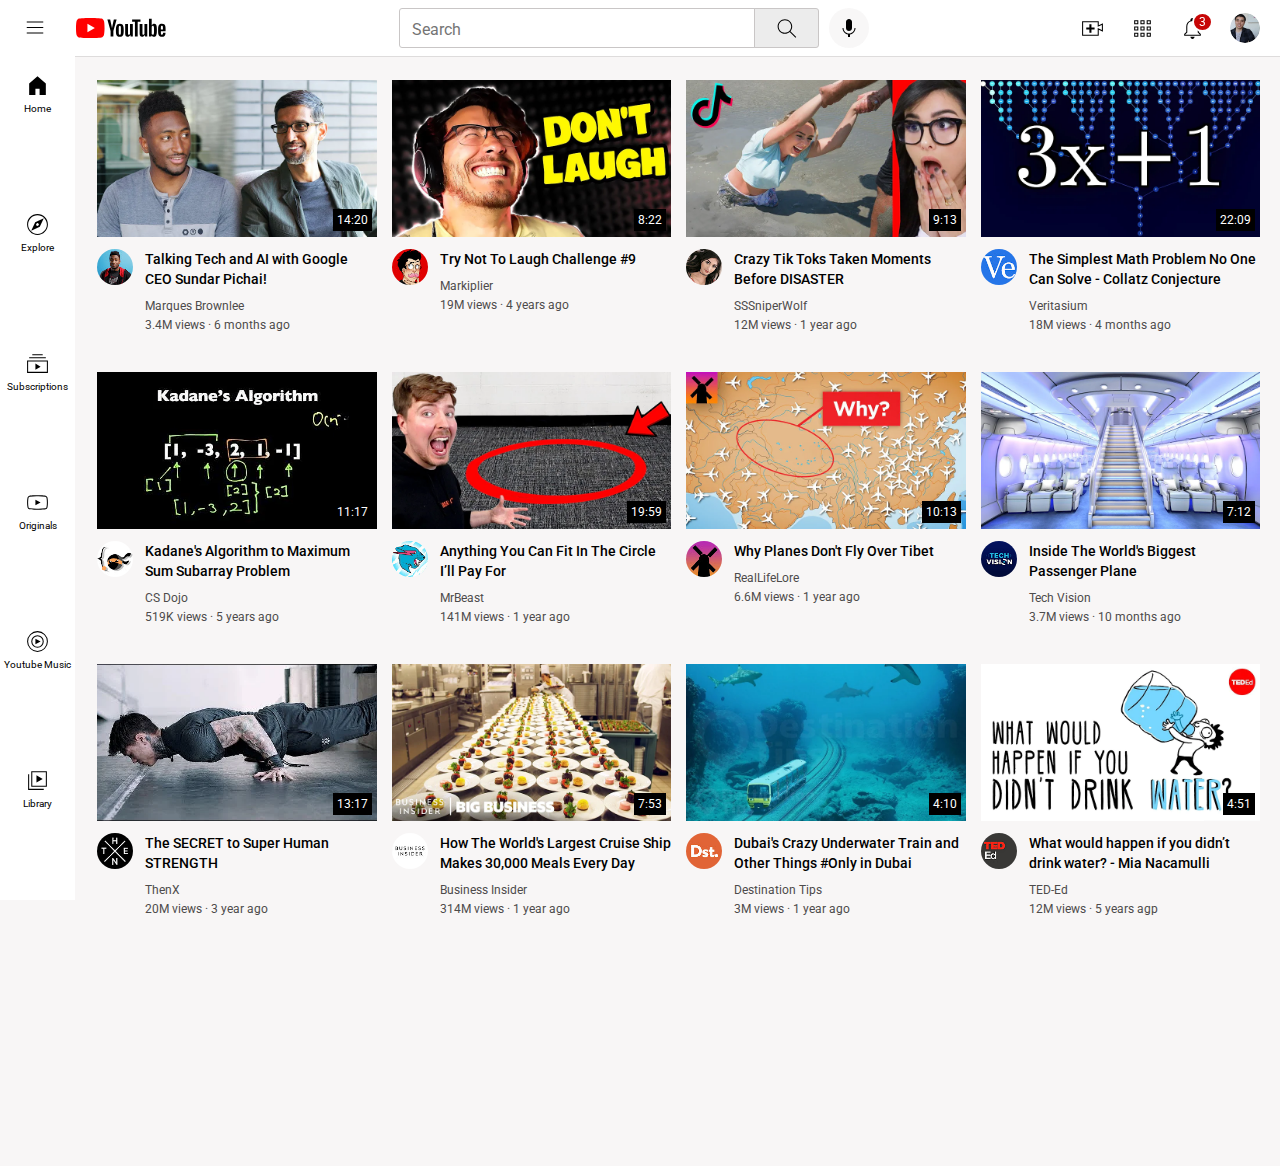
<file: index.html>
<!DOCTYPE html>
<html lang="en">

<head>
    <meta charset="UTF-8">
    <meta http-equiv="X-UA-Compatible" content="IE=edge">
    <meta name="viewport" content="width=device-width, initial-scale=1.0">
    <title>Youtube-Clone (by Satvir Singh)</title>
    <link rel="stylesheet" href="css/body.css">
    <link rel="stylesheet" href="css/sidebar.css">
    <link rel="stylesheet" href="css/header.css">
    <link rel="stylesheet" href="css/video.css">
    <link rel="preconnect" href="https://fonts.googleapis.com">
    <link rel="preconnect" href="https://fonts.gstatic.com" crossorigin>
    <link href="https://fonts.googleapis.com/css2?family=Roboto:wght@400;500;700&display=swap" rel="stylesheet">
</head>

<body>
    <header class="header">
        <div class="left-section-div">
            <img src="images/header images/hamburger-menu.svg" alt="none" class="hamburger-icon">
            <img src="images/header images/youtube-logo.svg" alt="none" class="youtube-icon">
        </div>
        <div class="middle-section-div">
            <input type="text" class="search-box" placeholder="Search">
                <button class="search-button">
                    <img src="images/header images/search.svg" alt="none" class="search-icon">
                    <div class="tooltip">Search</div>
                </button>
            <button class="voice-search-button">
                <img src="images/header images/voice-search-icon.svg" alt="" class="voice-search-icon">
                <div class="tooltip">Search with your voice</div>
            </button>
        </div>
        <div class="right-section-div">
            <div class="upload-icon-div">
                <img src="images/header images/upload.svg" alt="" class="upload-icon">
                <div class="tooltip">
                    Create
                </div>
            </div>
            <div class="youtube-apps-icon-div">
                <img src="images/header images/youtube-apps.svg" alt="" class="youtube-apps-icon">
                <div class="tooltip">
                    Youtube Apps
                </div>
            </div>
            <div class="notification-icon-div">
                <img src="images/header images/notifications.svg" alt="" class="notification-icon">
                <div class="no-of-notifications">3</div>
                <div class="tooltip">
                    Notifications
                </div>
            </div>
            <img src="images/header images/my-channel.jpeg" alt="" class="my-channel-icon">
        </div>
    </header>
    <nav class="sidebar">
        <div class="sidebar-icon">
            <img src="images/header images/home.svg" alt="">
            <p>Home</p>
        </div>
        <div class="sidebar-icon">
            <img src="images/header images/explore.svg" alt="">
            <p>Explore</p>
        </div>
        <div class="sidebar-icon">
            <img src="images/header images/subscriptions.svg" alt="">
            <p>Subscriptions</p>
        </div>
        <div class="sidebar-icon">
            <img src="images/header images/originals.svg" alt="">
            <p>Originals</p>
        </div>
        <div class="sidebar-icon">
            <img src="images/header images/youtube-music.svg" alt="">
            <p>Youtube Music</p>
        </div>
        <div class="sidebar-icon">
            <img src="images/header images/library.svg" alt="">
            <p>Library</p>
        </div>
    </nav>
    <main>
        <section class="grid-container">
            <div class="video-preview">
                <div class="thumbnail-div">
                    <a href="https://www.youtube.com/watch?v=n2RNcPRtAiY&ab_channel=MarquesBrownlee">
                        <img src="images/video thumbnails/thumbnail-1.webp" alt="none" class="thumbnail">
                        <div class="video-time">14:20</div>
                    </a>
                </div>
                <div class="video-info-div">
                    <div class="profile-picture-div">
                        <a href="https://www.youtube.com/c/mkbhd">
                            <img src="images/channel pictures/channel-1.jpeg" alt="none" class="profile-picture">
                        </a>
                    </div>
                    <div class="video-text-div">
                        <a href="https://www.youtube.com/watch?v=n2RNcPRtAiY&ab_channel=MarquesBrownlee">
                            <p class="video-title">
                                Talking Tech and AI with Google CEO Sundar Pichai!
                            </p>
                        </a>
                        <p class="video-creator">
                            Marques Brownlee
                        </p>
                        <p class="video-stats">
                            3.4M views · 6 months ago
                        </p>
                    </div>
                </div>
            </div>
            <div class="video-preview">
                <div class="thumbnail-div">
                    <a href="https://www.youtube.com/watch?v=mP0RAo9SKZk">
                        <img src="images/video thumbnails/thumbnail-2.webp" alt="none" class="thumbnail">
                    </a>
                    <div class="video-time">8:22</div>
                </div>
                <div class="video-info-div">
                    <div class="profile-picture-div">
                        <a href="https://www.youtube.com/c/markiplier">
                            <img src="images/channel pictures/channel-2.jpeg" alt="none" class="profile-picture">
                        </a>
                    </div>
                    <div class="video-text-div">
                        <a href="https://www.youtube.com/watch?v=mP0RAo9SKZk">
                            <p class="video-title">
                                Try Not To Laugh Challenge #9
                            </p>
                        </a>
                        <p class="video-creator">
                            Markiplier
                        </p>
                        <p class="video-stats">
                            19M views · 4 years ago
                        </p>
                    </div>
                </div>
            </div>
            <div class="video-preview">
                <div class="thumbnail-div">
                    <a href="https://www.youtube.com/watch?v=FgjPQQeTh1w">
                        <img src="images/video thumbnails/thumbnail-3.webp" alt="none" class="thumbnail">
                    </a>
                    <div class="video-time">9:13</div>
                </div>
                <div class="video-info-div">
                    <div class="profile-picture-div">
                        <a href="https://www.youtube.com/user/SSSniperWolf">
                            <img src="images/channel pictures/channel-3.jpeg" alt="none" class="profile-picture">
                        </a>
                    </div>
                    <div class="video-text-div">
                        <a href="https://www.youtube.com/watch?v=FgjPQQeTh1w">
                            <p class="video-title">
                                Crazy Tik Toks Taken Moments Before DISASTER
                            </p>
                        </a>
                        <p class="video-creator">
                            SSSniperWolf
                        </p>
                        <p class="video-stats">
                            12M views · 1 year ago
                        </p>
                    </div>
                </div>
            </div>
            <div class="video-preview">
                <div class="thumbnail-div">
                    <a href="https://www.youtube.com/watch?v=094y1Z2wpJg">
                        <img src="images/video thumbnails/thumbnail-4.webp" alt="none" class="thumbnail">
                    </a>
                    <div class="video-time">22:09</div>
                </div>
                <div class="video-info-div">
                    <div class="profile-picture-div">
                        <a href="https://www.youtube.com/c/veritasium">
                            <img src="images/channel pictures/channel-4.jpeg" alt="none" class="profile-picture">
                        </a>
                    </div>
                    <div class="video-text-div">
                        <a href="https://www.youtube.com/watch?v=094y1Z2wpJg">
                            <p class="video-title">
                                The Simplest Math Problem No One Can Solve - Collatz Conjecture
                            </p>
                        </a>
                        <p class="video-creator">
                            Veritasium
                        </p>
                        <p class="video-stats">
                            18M views · 4 months ago
                        </p>
                    </div>
                </div>
            </div>
            <div class="video-preview">
                <div class="thumbnail-div">
                    <a href="https://www.youtube.com/watch?v=86CQq3pKSUw">
                        <img src="images/video thumbnails/thumbnail-5.webp" alt="none" class="thumbnail">
                    </a>
                    <div class="video-time">11:17</div>
                </div>
                <div class="video-info-div">
                    <div class="profile-picture-div">
                        <a href="https://www.youtube.com/c/CSDojo">
                            <img src="images/channel pictures/channel-5.jpeg" alt="none" class="profile-picture">
                        </a>
                    </div>
                    <div class="video-text-div">
                        <a href="https://www.youtube.com/watch?v=86CQq3pKSUw">
                            <p class="video-title">
                                Kadane's Algorithm to Maximum Sum Subarray Problem
                            </p>
                        </a>
                        <p class="video-creator">
                            CS Dojo
                        </p>
                        <p class="video-stats">
                            519K views · 5 years ago
                        </p>
                    </div>
                </div>
            </div>
            <div class="video-preview">
                <div class="thumbnail-div">
                    <a href="https://www.youtube.com/watch?v=yXWw0_UfSFg">
                        <img src="images/video thumbnails/thumbnail-6.webp" alt="none" class="thumbnail">
                    </a>
                    <div class="video-time">19:59</div>
                </div>
                <div class="video-info-div">
                    <div class="profile-picture-div">
                        <a href="https://www.youtube.com/channel/UCX6OQ3DkcsbYNE6H8uQQuVA">
                            <img src="images/channel pictures/channel-6.jpeg" alt="none" class="profile-picture">
                        </a>
                    </div>
                    <div class="video-text-div">
                        <a href="https://www.youtube.com/watch?v=yXWw0_UfSFg">
                            <p class="video-title">
                                Anything You Can Fit In The Circle I’ll Pay For
                            </p>
                        </a>
                        <p class="video-creator">
                            MrBeast
                        </p>
                        <p class="video-stats">
                            141M views · 1 year ago
                        </p>
                    </div>
                </div>
            </div>
            <div class="video-preview">
                <div class="thumbnail-div">
                    <a href="https://www.youtube.com/watch?v=fNVa1qMbF9Y">
                        <img src="images/video thumbnails/thumbnail-7.webp" alt="none" class="thumbnail">
                    </a>
                    <div class="video-time">10:13</div>
                </div>
                <div class="video-info-div">
                    <div class="profile-picture-div">
                        <a href="https://www.youtube.com/channel/UCP5tjEmvPItGyLhmjdwP7Ww">
                            <img src="images/channel pictures/channel-7.jpeg" alt="none" class="profile-picture">
                        </a>
                    </div>
                    <div class="video-text-div">
                        <a href="https://www.youtube.com/watch?v=fNVa1qMbF9Y">
                            <p class="video-title">
                                Why Planes Don't Fly Over Tibet
                            </p>
                        </a>
                        <p class="video-creator">
                            RealLifeLore
                        </p>
                        <p class="video-stats">
                            6.6M views · 1 year ago
                        </p>
                    </div>
                </div>
            </div>
            <div class="video-preview">
                <div class="thumbnail-div">
                    <a href="https://www.youtube.com/watch?v=lFm4EM1juls">
                        <img src="images/video thumbnails/thumbnail-8.webp" alt="none" class="thumbnail">
                    </a>
                    <div class="video-time">7:12</div>
                </div>
                <div class="video-info-div">
                    <div class="profile-picture-div">
                        <a href="https://www.youtube.com/channel/UCHAK6CyegY22Zj2GWrcaIxg">
                            <img src="images/channel pictures/channel-8.jpeg" alt="none" class="profile-picture">
                        </a>
                    </div>
                    <div class="video-text-div">
                        <a href="https://www.youtube.com/watch?v=lFm4EM1juls">
                            <p class="video-title">
                                Inside The World's Biggest Passenger Plane
                            </p>
                        </a>
                        <p class="video-creator">
                            Tech Vision
                        </p>
                        <p class="video-stats">
                            3.7M views · 10 months ago
                        </p>
                    </div>
                </div>
            </div>
            <div class="video-preview">
                <div class="thumbnail-div">
                    <a href="https://www.youtube.com/watch?v=ixmxOlcrlUc">
                        <img src="images/video thumbnails/thumbnail-9.webp" alt="none" class="thumbnail">
                    </a>
                    <div class="video-time">13:17</div>
                </div>
                <div class="video-info-div">
                    <div class="profile-picture-div">
                        <a href="https://www.youtube.com/c/OFFICIALTHENXSTUDIOS">
                            <img src="images/channel pictures/channel-9.jpeg" alt="none" class="profile-picture">
                        </a>
                    </div>
                    <div class="video-text-div">
                        <a href="https://www.youtube.com/watch?v=ixmxOlcrlUc">
                            <p class="video-title">
                                The SECRET to Super Human STRENGTH
                            </p>
                        </a>
                        <p class="video-creator">
                            ThenX
                        </p>
                        <p class="video-stats">
                            20M views · 3 year ago
                        </p>
                    </div>
                </div>
            </div>
            <div class="video-preview">
                <div class="thumbnail-div">
                    <a href="https://www.youtube.com/watch?v=R2vXbFp5C9o">
                        <img src="images/video thumbnails/thumbnail-10.webp" alt="none" class="thumbnail">
                    </a>
                    <div class="video-time">7:53</div>
                </div>
                <div class="video-info-div">
                    <div class="profile-picture-div">
                        <a href="https://www.youtube.com/user/businessinsider">
                            <img src="images/channel pictures/channel-10.jpeg" alt="none" class="profile-picture">
                        </a>
                    </div>
                    <div class="video-text-div">
                        <a href="https://www.youtube.com/watch?v=R2vXbFp5C9o">
                            <p class="video-title">
                                How The World's Largest Cruise Ship Makes 30,000 Meals Every Day
                            </p>
                        </a>
                        <p class="video-creator">
                            Business Insider
                        </p>
                        <p class="video-stats">
                            314M views · 1 year ago
                        </p>
                    </div>
                </div>
            </div>
            <div class="video-preview">
                <div class="thumbnail-div">
                    <a href="https://www.youtube.com/watch?v=0nZuYyXET3s">
                        <img src="images/video thumbnails/thumbnail-11.webp" alt="none" class="thumbnail">
                    </a>
                    <div class="video-time">4:10</div>
                </div>
                <div class="video-info-div">
                    <div class="profile-picture-div">
                        <a href="https://www.youtube.com/c/Destinationtips">
                            <img src="images/channel pictures/channel-11.jpeg" alt="none" class="profile-picture">
                        </a>
                    </div>
                    <div class="video-text-div">
                        <a href="https://www.youtube.com/watch?v=0nZuYyXET3s">
                            <p class="video-title">
                                Dubai's Crazy Underwater Train and Other Things #Only in Dubai
                            </p>
                        </a>
                        <p class="video-creator">
                            Destination Tips
                        </p>
                        <p class="video-stats">
                            3M views · 1 year ago
                        </p>
                    </div>
                </div>
            </div>
            <div class="video-preview">
                <div class="thumbnail-div">
                    <a href="https://www.youtube.com/watch?v=9iMGFqMmUFs">
                        <img src="images/video thumbnails/thumbnail-12.webp" alt="none" class="thumbnail">
                    </a>
                    <div class="video-time">4:51</div>
                </div>
                <div class="video-info-div">
                    <div class="profile-picture-div">
                        <a href="https://www.youtube.com/teded">
                            <img src="images/channel pictures/channel-12.jpeg" alt="none" class="profile-picture">
                        </a>
                    </div>
                    <div class="video-text-div">
                        <a href="https://www.youtube.com/watch?v=9iMGFqMmUFs">
                            <p class="video-title">
                                What would happen if you didn’t drink water? - Mia Nacamulli
                            </p>
                        </a>
                        <p class="video-creator">
                            TED-Ed
                        </p>
                        <p class="video-stats">
                            12M views · 5 years agp
                        </p>
                    </div>
                </div>
            </div>
        </section>
    </main>
</body>

</html>
</file>
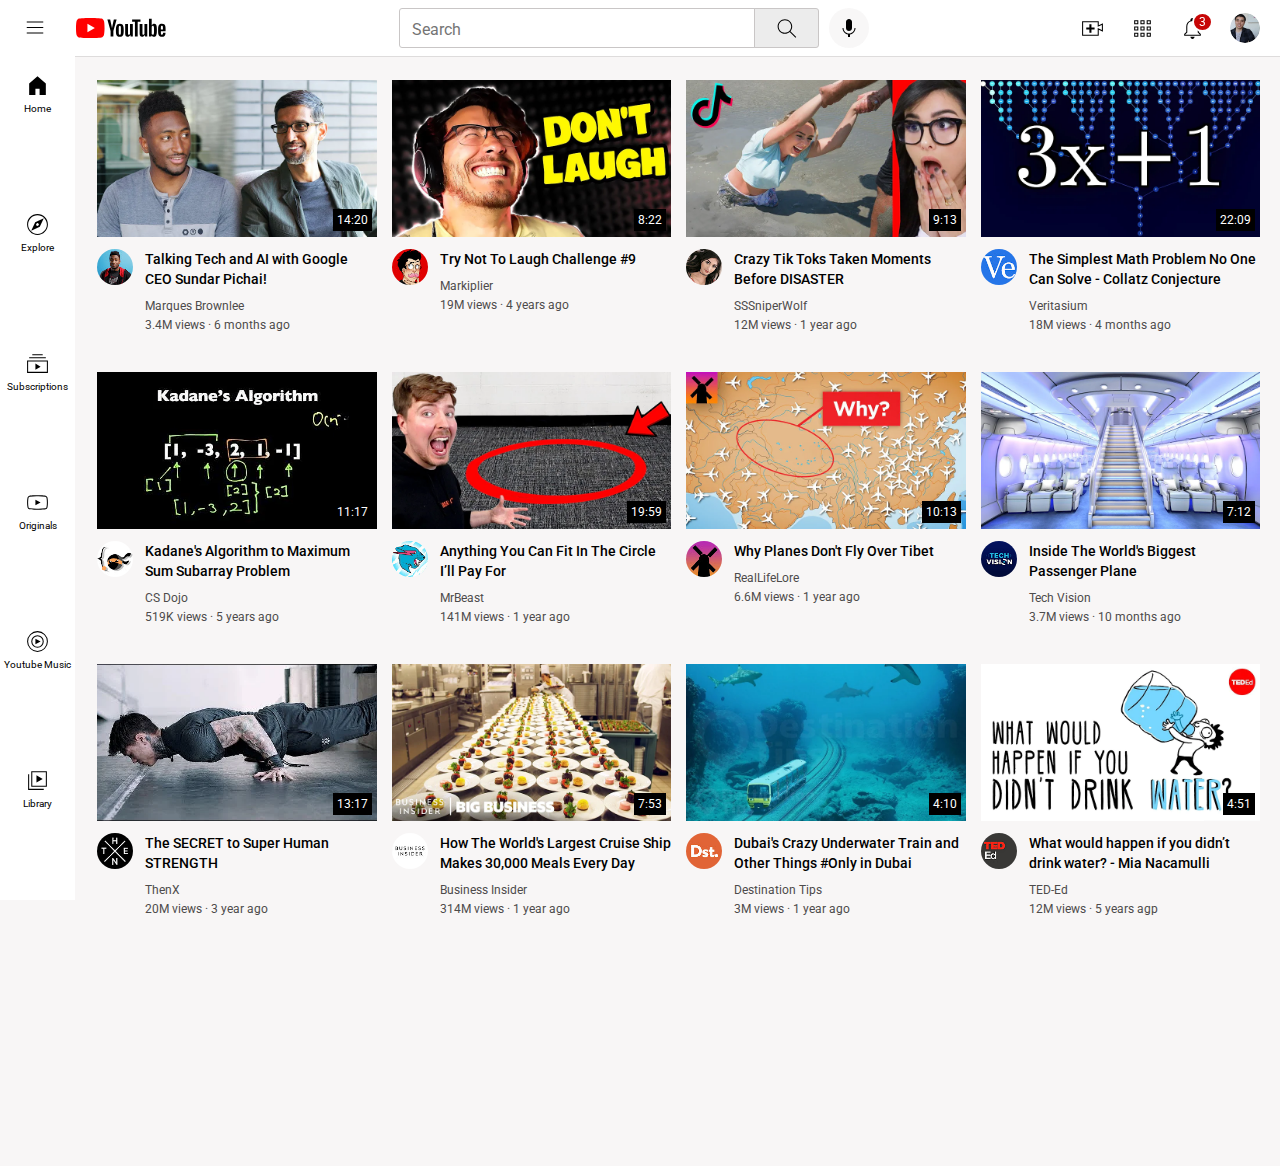
<file: youtube.html>
<!DOCTYPE html>
<html lang="en">

<head>
    <meta charset="UTF-8">
    <meta http-equiv="X-UA-Compatible" content="IE=edge">
    <meta name="viewport" content="width=device-width, initial-scale=1.0">
    <title>Youtube</title>
    <link rel="stylesheet" href="css/body.css">
    <link rel="stylesheet" href="css/sidebar.css">
    <link rel="stylesheet" href="css/header.css">
    <link rel="stylesheet" href="css/video.css">
    <link rel="preconnect" href="https://fonts.googleapis.com">
    <link rel="preconnect" href="https://fonts.gstatic.com" crossorigin>
    <link href="https://fonts.googleapis.com/css2?family=Roboto:wght@400;500;700&display=swap" rel="stylesheet">
</head>

<body>
    <header class="header">
        <div class="left-section-div">
            <img src="images/header images/hamburger-menu.svg" alt="none" class="hamburger-icon">
            <img src="images/header images/youtube-logo.svg" alt="none" class="youtube-icon">
        </div>
        <div class="middle-section-div">
            <input type="text" class="search-box" placeholder="Search">
                <button class="search-button">
                    <img src="images/header images/search.svg" alt="none" class="search-icon">
                    <div class="tooltip">Search</div>
                </button>
            <button class="voice-search-button">
                <img src="images/header images/voice-search-icon.svg" alt="" class="voice-search-icon">
                <div class="tooltip">Search with your voice</div>
            </button>
        </div>
        <div class="right-section-div">
            <div class="upload-icon-div">
                <img src="images/header images/upload.svg" alt="" class="upload-icon">
                <div class="tooltip">
                    Create
                </div>
            </div>
            <div class="youtube-apps-icon-div">
                <img src="images/header images/youtube-apps.svg" alt="" class="youtube-apps-icon">
                <div class="tooltip">
                    Youtube Apps
                </div>
            </div>
            <div class="notification-icon-div">
                <img src="images/header images/notifications.svg" alt="" class="notification-icon">
                <div class="no-of-notifications">3</div>
                <div class="tooltip">
                    Notifications
                </div>
            </div>
            <img src="images/header images/my-channel.jpeg" alt="" class="my-channel-icon">
        </div>
    </header>
    <nav class="sidebar">
        <div class="sidebar-icon">
            <img src="images/header images/home.svg" alt="">
            <p>Home</p>
        </div>
        <div class="sidebar-icon">
            <img src="images/header images/explore.svg" alt="">
            <p>Explore</p>
        </div>
        <div class="sidebar-icon">
            <img src="images/header images/subscriptions.svg" alt="">
            <p>Subscriptions</p>
        </div>
        <div class="sidebar-icon">
            <img src="images/header images/originals.svg" alt="">
            <p>Originals</p>
        </div>
        <div class="sidebar-icon">
            <img src="images/header images/youtube-music.svg" alt="">
            <p>Youtube Music</p>
        </div>
        <div class="sidebar-icon">
            <img src="images/header images/library.svg" alt="">
            <p>Library</p>
        </div>
    </nav>
    <main>
        <section class="grid-container">
            <div class="video-preview">
                <div class="thumbnail-div">
                    <a href="https://www.youtube.com/watch?v=n2RNcPRtAiY&ab_channel=MarquesBrownlee">
                        <img src="images/video thumbnails/thumbnail-1.webp" alt="none" class="thumbnail">
                        <div class="video-time">14:20</div>
                    </a>
                </div>
                <div class="video-info-div">
                    <div class="profile-picture-div">
                        <a href="https://www.youtube.com/c/mkbhd">
                            <img src="images/channel pictures/channel-1.jpeg" alt="none" class="profile-picture">
                        </a>
                    </div>
                    <div class="video-text-div">
                        <a href="https://www.youtube.com/watch?v=n2RNcPRtAiY&ab_channel=MarquesBrownlee">
                            <p class="video-title">
                                Talking Tech and AI with Google CEO Sundar Pichai!
                            </p>
                        </a>
                        <p class="video-creator">
                            Marques Brownlee
                        </p>
                        <p class="video-stats">
                            3.4M views · 6 months ago
                        </p>
                    </div>
                </div>
            </div>
            <div class="video-preview">
                <div class="thumbnail-div">
                    <a href="https://www.youtube.com/watch?v=mP0RAo9SKZk">
                        <img src="images/video thumbnails/thumbnail-2.webp" alt="none" class="thumbnail">
                    </a>
                    <div class="video-time">8:22</div>
                </div>
                <div class="video-info-div">
                    <div class="profile-picture-div">
                        <a href="https://www.youtube.com/c/markiplier">
                            <img src="images/channel pictures/channel-2.jpeg" alt="none" class="profile-picture">
                        </a>
                    </div>
                    <div class="video-text-div">
                        <a href="https://www.youtube.com/watch?v=mP0RAo9SKZk">
                            <p class="video-title">
                                Try Not To Laugh Challenge #9
                            </p>
                        </a>
                        <p class="video-creator">
                            Markiplier
                        </p>
                        <p class="video-stats">
                            19M views · 4 years ago
                        </p>
                    </div>
                </div>
            </div>
            <div class="video-preview">
                <div class="thumbnail-div">
                    <a href="https://www.youtube.com/watch?v=FgjPQQeTh1w">
                        <img src="images/video thumbnails/thumbnail-3.webp" alt="none" class="thumbnail">
                    </a>
                    <div class="video-time">9:13</div>
                </div>
                <div class="video-info-div">
                    <div class="profile-picture-div">
                        <a href="https://www.youtube.com/user/SSSniperWolf">
                            <img src="images/channel pictures/channel-3.jpeg" alt="none" class="profile-picture">
                        </a>
                    </div>
                    <div class="video-text-div">
                        <a href="https://www.youtube.com/watch?v=FgjPQQeTh1w">
                            <p class="video-title">
                                Crazy Tik Toks Taken Moments Before DISASTER
                            </p>
                        </a>
                        <p class="video-creator">
                            SSSniperWolf
                        </p>
                        <p class="video-stats">
                            12M views · 1 year ago
                        </p>
                    </div>
                </div>
            </div>
            <div class="video-preview">
                <div class="thumbnail-div">
                    <a href="https://www.youtube.com/watch?v=094y1Z2wpJg">
                        <img src="images/video thumbnails/thumbnail-4.webp" alt="none" class="thumbnail">
                    </a>
                    <div class="video-time">22:09</div>
                </div>
                <div class="video-info-div">
                    <div class="profile-picture-div">
                        <a href="https://www.youtube.com/c/veritasium">
                            <img src="images/channel pictures/channel-4.jpeg" alt="none" class="profile-picture">
                        </a>
                    </div>
                    <div class="video-text-div">
                        <a href="https://www.youtube.com/watch?v=094y1Z2wpJg">
                            <p class="video-title">
                                The Simplest Math Problem No One Can Solve - Collatz Conjecture
                            </p>
                        </a>
                        <p class="video-creator">
                            Veritasium
                        </p>
                        <p class="video-stats">
                            18M views · 4 months ago
                        </p>
                    </div>
                </div>
            </div>
            <div class="video-preview">
                <div class="thumbnail-div">
                    <a href="https://www.youtube.com/watch?v=86CQq3pKSUw">
                        <img src="images/video thumbnails/thumbnail-5.webp" alt="none" class="thumbnail">
                    </a>
                    <div class="video-time">11:17</div>
                </div>
                <div class="video-info-div">
                    <div class="profile-picture-div">
                        <a href="https://www.youtube.com/c/CSDojo">
                            <img src="images/channel pictures/channel-5.jpeg" alt="none" class="profile-picture">
                        </a>
                    </div>
                    <div class="video-text-div">
                        <a href="https://www.youtube.com/watch?v=86CQq3pKSUw">
                            <p class="video-title">
                                Kadane's Algorithm to Maximum Sum Subarray Problem
                            </p>
                        </a>
                        <p class="video-creator">
                            CS Dojo
                        </p>
                        <p class="video-stats">
                            519K views · 5 years ago
                        </p>
                    </div>
                </div>
            </div>
            <div class="video-preview">
                <div class="thumbnail-div">
                    <a href="https://www.youtube.com/watch?v=yXWw0_UfSFg">
                        <img src="images/video thumbnails/thumbnail-6.webp" alt="none" class="thumbnail">
                    </a>
                    <div class="video-time">19:59</div>
                </div>
                <div class="video-info-div">
                    <div class="profile-picture-div">
                        <a href="https://www.youtube.com/channel/UCX6OQ3DkcsbYNE6H8uQQuVA">
                            <img src="images/channel pictures/channel-6.jpeg" alt="none" class="profile-picture">
                        </a>
                    </div>
                    <div class="video-text-div">
                        <a href="https://www.youtube.com/watch?v=yXWw0_UfSFg">
                            <p class="video-title">
                                Anything You Can Fit In The Circle I’ll Pay For
                            </p>
                        </a>
                        <p class="video-creator">
                            MrBeast
                        </p>
                        <p class="video-stats">
                            141M views · 1 year ago
                        </p>
                    </div>
                </div>
            </div>
            <div class="video-preview">
                <div class="thumbnail-div">
                    <a href="https://www.youtube.com/watch?v=fNVa1qMbF9Y">
                        <img src="images/video thumbnails/thumbnail-7.webp" alt="none" class="thumbnail">
                    </a>
                    <div class="video-time">10:13</div>
                </div>
                <div class="video-info-div">
                    <div class="profile-picture-div">
                        <a href="https://www.youtube.com/channel/UCP5tjEmvPItGyLhmjdwP7Ww">
                            <img src="images/channel pictures/channel-7.jpeg" alt="none" class="profile-picture">
                        </a>
                    </div>
                    <div class="video-text-div">
                        <a href="https://www.youtube.com/watch?v=fNVa1qMbF9Y">
                            <p class="video-title">
                                Why Planes Don't Fly Over Tibet
                            </p>
                        </a>
                        <p class="video-creator">
                            RealLifeLore
                        </p>
                        <p class="video-stats">
                            6.6M views · 1 year ago
                        </p>
                    </div>
                </div>
            </div>
            <div class="video-preview">
                <div class="thumbnail-div">
                    <a href="https://www.youtube.com/watch?v=lFm4EM1juls">
                        <img src="images/video thumbnails/thumbnail-8.webp" alt="none" class="thumbnail">
                    </a>
                    <div class="video-time">7:12</div>
                </div>
                <div class="video-info-div">
                    <div class="profile-picture-div">
                        <a href="https://www.youtube.com/channel/UCHAK6CyegY22Zj2GWrcaIxg">
                            <img src="images/channel pictures/channel-8.jpeg" alt="none" class="profile-picture">
                        </a>
                    </div>
                    <div class="video-text-div">
                        <a href="https://www.youtube.com/watch?v=lFm4EM1juls">
                            <p class="video-title">
                                Inside The World's Biggest Passenger Plane
                            </p>
                        </a>
                        <p class="video-creator">
                            Tech Vision
                        </p>
                        <p class="video-stats">
                            3.7M views · 10 months ago
                        </p>
                    </div>
                </div>
            </div>
            <div class="video-preview">
                <div class="thumbnail-div">
                    <a href="https://www.youtube.com/watch?v=ixmxOlcrlUc">
                        <img src="images/video thumbnails/thumbnail-9.webp" alt="none" class="thumbnail">
                    </a>
                    <div class="video-time">13:17</div>
                </div>
                <div class="video-info-div">
                    <div class="profile-picture-div">
                        <a href="https://www.youtube.com/c/OFFICIALTHENXSTUDIOS">
                            <img src="images/channel pictures/channel-9.jpeg" alt="none" class="profile-picture">
                        </a>
                    </div>
                    <div class="video-text-div">
                        <a href="https://www.youtube.com/watch?v=ixmxOlcrlUc">
                            <p class="video-title">
                                The SECRET to Super Human STRENGTH
                            </p>
                        </a>
                        <p class="video-creator">
                            ThenX
                        </p>
                        <p class="video-stats">
                            20M views · 3 year ago
                        </p>
                    </div>
                </div>
            </div>
            <div class="video-preview">
                <div class="thumbnail-div">
                    <a href="https://www.youtube.com/watch?v=R2vXbFp5C9o">
                        <img src="images/video thumbnails/thumbnail-10.webp" alt="none" class="thumbnail">
                    </a>
                    <div class="video-time">7:53</div>
                </div>
                <div class="video-info-div">
                    <div class="profile-picture-div">
                        <a href="https://www.youtube.com/user/businessinsider">
                            <img src="images/channel pictures/channel-10.jpeg" alt="none" class="profile-picture">
                        </a>
                    </div>
                    <div class="video-text-div">
                        <a href="https://www.youtube.com/watch?v=R2vXbFp5C9o">
                            <p class="video-title">
                                How The World's Largest Cruise Ship Makes 30,000 Meals Every Day
                            </p>
                        </a>
                        <p class="video-creator">
                            Business Insider
                        </p>
                        <p class="video-stats">
                            314M views · 1 year ago
                        </p>
                    </div>
                </div>
            </div>
            <div class="video-preview">
                <div class="thumbnail-div">
                    <a href="https://www.youtube.com/watch?v=0nZuYyXET3s">
                        <img src="images/video thumbnails/thumbnail-11.webp" alt="none" class="thumbnail">
                    </a>
                    <div class="video-time">4:10</div>
                </div>
                <div class="video-info-div">
                    <div class="profile-picture-div">
                        <a href="https://www.youtube.com/c/Destinationtips">
                            <img src="images/channel pictures/channel-11.jpeg" alt="none" class="profile-picture">
                        </a>
                    </div>
                    <div class="video-text-div">
                        <a href="https://www.youtube.com/watch?v=0nZuYyXET3s">
                            <p class="video-title">
                                Dubai's Crazy Underwater Train and Other Things #Only in Dubai
                            </p>
                        </a>
                        <p class="video-creator">
                            Destination Tips
                        </p>
                        <p class="video-stats">
                            3M views · 1 year ago
                        </p>
                    </div>
                </div>
            </div>
            <div class="video-preview">
                <div class="thumbnail-div">
                    <a href="https://www.youtube.com/watch?v=9iMGFqMmUFs">
                        <img src="images/video thumbnails/thumbnail-12.webp" alt="none" class="thumbnail">
                    </a>
                    <div class="video-time">4:51</div>
                </div>
                <div class="video-info-div">
                    <div class="profile-picture-div">
                        <a href="https://www.youtube.com/teded">
                            <img src="images/channel pictures/channel-12.jpeg" alt="none" class="profile-picture">
                        </a>
                    </div>
                    <div class="video-text-div">
                        <a href="https://www.youtube.com/watch?v=9iMGFqMmUFs">
                            <p class="video-title">
                                What would happen if you didn’t drink water? - Mia Nacamulli
                            </p>
                        </a>
                        <p class="video-creator">
                            TED-Ed
                        </p>
                        <p class="video-stats">
                            12M views · 5 years agp
                        </p>
                    </div>
                </div>
            </div>
        </section>
    </main>
</body>

</html>
</file>
<file: css/body.css>
body{
    font-family: roboto;
    margin: 0px;
    padding-top: 80px;
    padding-right: 20px;
    padding-left: 97px;
    background-color: rgba(221, 212, 212, 0.212);
    padding-bottom: 250px;
}
body button{
    cursor: pointer;
}
</file>
<file: css/sidebar.css>
.sidebar{
    display: flex;
    flex-direction: column;
    align-items: center;
    position: fixed;
    top: 56px;
    bottom: 0;
    left: 0;
    background-color: white;
    width: 75px;
    justify-content: space-between;
    padding-bottom: 75px;
    flex-shrink: 0;
    z-index: 200;
}
.sidebar img{
    height: 25px;
}
.sidebar p{
    margin: 0px;
    font-size: 10px;
    margin-top: 5px;
}
.sidebar div{
    display: flex;
    flex-direction: column;
    justify-content: center;
    align-items: center;
    width: 75px;
    flex-shrink: 0;
    height: 74px;

}
.sidebar div:hover{
    
    cursor: pointer;
    background-color: rgba(223, 219, 219, 0.575);
}
</file>
<file: css/header.css>
.header{
    display: flex;
    height: 56px;
    justify-content: space-between;
    position: fixed;
    top: 0;
    left: 0;
    right: 0;
    background-color: white;
    border-style: solid;
    border-width: 0px;
    border-bottom-width: 1px;
    border-bottom-color: rgba(190, 186, 186, 0.507) ;
    z-index: 100;
}
.header img{
    cursor: pointer;
}
.left-section-div{
    display: flex;
    width: 163px;
    align-items: center;
    
}
.hamburger-icon{
    height: 22px;
    margin-left: 24px;
    cursor:pointer;
    margin-right: 30px;
}
.youtube-icon{
    height: 20px;
    cursor: pointer;
}
.middle-section-div{
    flex: 1;
    display: flex;
    align-items: center;
    margin-left: 60px;
    margin-right: 35px;
    max-width: 470px;
    justify-content: center;
}
.search-box{
    padding-left: 12px;
    height: 36px;
    outline: 0px;
    flex: 1;
    width: 0px;
    border-top-left-radius: 3px;
    border-bottom-left-radius: 3px;
    border-style: solid;
    border-width: 1px;
    border-color: rgb(201, 198, 198);
    font-size: 18px;
    font-weight: 400;
    font-family: roboto;
    border-width: 1px;
}
.search-box:focus{
    border-color: rgb(60, 60, 233);
    z-index: 100;
}
.search-box::placeholder{
    font-size: 16px;
    font-family: roboto;
}
.search-button{
    height: 40px;
    width: 65px;
    margin-left: -1px;
    border-style: solid;
    border-width: 1px;
    border-color: rgb(201, 198, 198);
    background-color: rgba(71, 70, 70, 0.103);
    border-top-right-radius: 3px;
    border-bottom-right-radius: 3px;
}
.voice-search-button,
.search-button,
.upload-icon-div,
.notification-icon-div,
.youtube-apps-icon-div{
    position: relative;
    display: flex;
    align-items: center;
    justify-content: center;
}
.search-button .tooltip,
.voice-search-button .tooltip,
.upload-icon-div .tooltip,
.youtube-apps-icon-div .tooltip,
.notification-icon-div .tooltip{
    position: absolute;
    bottom: -40px;
    pointer-events: none;
    background-color: rgba(95, 93, 93, 0.87);
    color: white;
    padding-top: 8px;
    padding-bottom: 8px;
    padding-left: 6px;
    padding-right: 6px;
    opacity: 0;
    font-size: 12px;
    white-space: nowrap;
    transition: opacity 0.15s;
}
.search-button:hover .tooltip,
.voice-search-button:hover .tooltip,
.upload-icon-div:hover .tooltip,
.youtube-apps-icon-div:hover .tooltip,
.notification-icon-div:hover .tooltip{
    opacity: 1;
}
.search-icon{
    height: 25px;
    width: 50px;
}
.search-button:hover{
    background-color: rgba(128, 128, 128, 0.116);
}
.voice-search-button{
    height: 40px;
    width: 40px;
    border-radius: 20px;
    margin-left: 10px;
    border: none;
    background-color: rgba(182, 176, 176, 0.103);
}
.voice-search-icon{
    height: 24px;
}
.right-section-div{
    width: 180px;
    display: flex;
    align-items: center;
    justify-content: space-between;
    flex-shrink: 0;
    padding-right: 20px;
    
}
.upload-icon{
    height: 25px;
    
}
.youtube-apps-icon{
    height: 25px;
}
.notification-icon-div{
    position: relative;
    cursor: pointer;
}
.no-of-notifications{
    position: absolute;
    top: -4px;
    border-color: white;
    right: -8px;
    border-style: solid;
    border-width: 2px;
    background-color: rgb(199, 6, 6);
    color: white;
    border-radius: 50%;
    padding-top: 1px;
    padding-bottom: 1px;
    padding-left: 5px;
    padding-right: 5px;
    font-size: 12px
    
}
.notification-icon{
    height: 25px;
}
.my-channel-icon{
    height: 30px;
    border-radius: 15px;
}
</file>
<file: css/video.css>
.grid-container{
    display: grid;
    row-gap: 40px;
    column-gap: 15px;
    grid-template-columns: 1fr 1fr 1fr 1fr;
}
@media (max-width:450px){
    .grid-container{
        grid-template-columns: 1fr;
    }
}
@media ( min-width: 451px) and ( max-width:800px) {
    .grid-container{
        grid-template-columns: 1fr 1fr; 
    }
    
}
@media ( min-width: 801px) and ( max-width:1200px) {
    .grid-container{
        grid-template-columns: 1fr 1fr 1fr; 
    }
    
}
@media ( min-width: 1201px) {
    .grid-container{
        grid-template-columns: 1fr 1fr 1fr 1fr; 
    }
    
}
.video-text-div a{
    color: black;
    text-decoration: none;
}
.thumbnail-div{
    margin-bottom: 8px;
    position: relative;
}
.thumbnail{
    width: 100%; 
}
.video-time{
    position: absolute;
    bottom: 10px;
    right: 5px;
    background-color: black;
    color: white;
    font-size: 12px;
    padding-top: 4px;
    padding-bottom: 4px;
    padding-left: 4px;
    padding-right: 4px;
}
.video-info-div{
    display: flex;
}
.profile-picture-div{
    width: 48px;
}
.profile-picture{
    width: 36px;
    border-radius: 20px;
}

.video-text-div{
    flex: 1;
}
.video-text-div p{
    margin-top: 0px;
}
.video-title{
    font-size: 14px;
    font-weight: 500;
    line-height: 20px;
    margin-bottom: 10px;
}
.video-creator,
.video-stats{
    font-size: 12px;
    color: rgb(77, 75, 75);
    margin-bottom: 0px;
}
.video-creator{
    margin-bottom: 5px;
}
</file>
